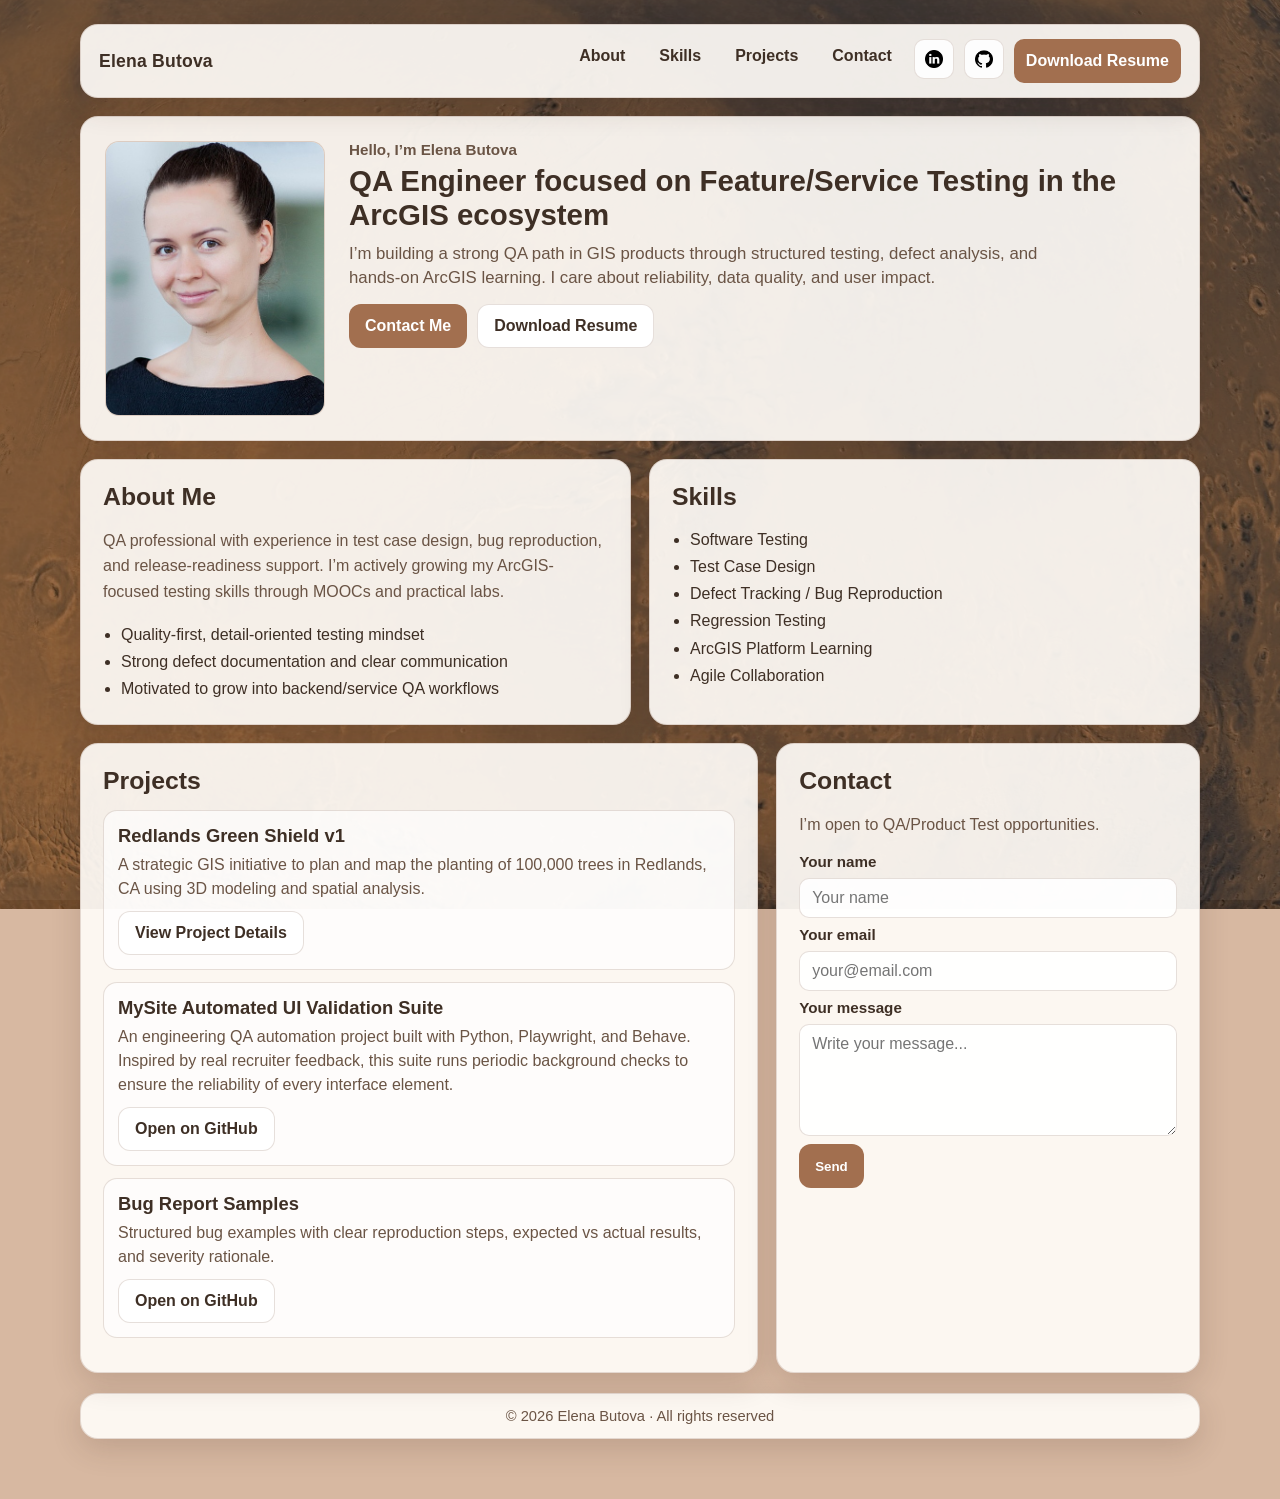
<file: index.html>
<!doctype html>
<html lang="en">
<head>
  <meta charset="UTF-8" />
  <meta name="viewport" content="width=device-width, initial-scale=1.0" />

  <title>Elena Butova | QA Engineer | ArcGIS & GIS Testing</title>

  <meta name="description" content="Elena Butova — QA Engineer portfolio focused on ArcGIS, GIS quality assurance, feature service testing, and API-oriented test design." />
  <meta name="keywords" content="Elena Butova, QA Engineer, Software Testing, ArcGIS, ArcGIS Online, GIS QA, Feature Service Testing, API Testing, Test Case Design, Bug Reporting, Regression Testing, Quality Assurance Portfolio, Esri QA, Product Test Engineer, ArcGIS Testing" />
  <meta name="author" content="Elena Butova" />
  <meta name="robots" content="index, follow" />

  <meta property="og:title" content="Elena Butova | QA Engineer | ArcGIS & GIS Testing" />
  <meta property="og:description" content="Portfolio of QA projects: ArcGIS testing, feature service validation, bug reporting, and release-readiness workflows." />
  <meta property="og:type" content="website" />
  <meta property="og:url" content="https://your-domain.com/" />
  <meta property="og:image" content="https://your-domain.com/assets/preview.jpg" />

  <link rel="icon" href="assets/favicon.ico" />
  <link rel="icon" type="image/png" sizes="32x32" href="assets/favicon-32x32.png" />
  <link rel="icon" type="image/png" sizes="16x16" href="assets/favicon-16x16.png" />
  <link rel="apple-touch-icon" href="assets/apple-touch-icon.png" />

  <link rel="stylesheet" href="styles.css" />
</head>
<body>
  <div class="container">
    <header class="topbar card">
      <div class="topbar-inner">
        <div class="brand">Elena Butova</div>

        <nav class="nav">
          <a href="#about">About</a>
          <a href="#skills">Skills</a>
          <a href="#projects">Projects</a>
          <a href="#contact">Contact</a>

          <a class="icon-link"
             href="https://www.linkedin.com/in/ebutova/"
             target="_blank"
             rel="noopener"
             aria-label="LinkedIn"
             title="LinkedIn">
            <img src="assets/linkedin-icon.png" alt="LinkedIn" />
          </a>

          <a class="icon-link"
             href="https://github.com/butova85"
             target="_blank"
             rel="noopener"
             aria-label="GitHub"
             title="GitHub">
            <img src="assets/github-icon.png" alt="GitHub" />
          </a>

          <a class="btn" href="assets/resume.pdf" target="_blank" rel="noopener">Download Resume</a>
        </nav>
      </div>
    </header>

    <section class="hero card" id="about">
      <div class="portrait-wrap">
        <img src="assets/elena-portrait.jpg" alt="Portrait of Elena Butova" />
      </div>
      <div>
        <p class="eyebrow">Hello, I’m Elena Butova</p>
        <h1>QA Engineer focused on Feature/Service Testing in the ArcGIS ecosystem</h1>
        <p class="subtitle">
          I’m building a strong QA path in GIS products through structured testing,
          defect analysis, and hands-on ArcGIS learning. I care about reliability,
          data quality, and user impact.
        </p>
        <div class="hero-actions">
          <a class="btn" href="#contact">Contact Me</a>
          <a class="btn secondary" href="assets/resume.pdf" target="_blank" rel="noopener">Download Resume</a>
        </div>
      </div>
    </section>

    <section class="grid-2">
      <div class="section card">
        <h2>About Me</h2>
        <p class="muted">
          QA professional with experience in test case design, bug reproduction, and release-readiness support.
          I’m actively growing my ArcGIS-focused testing skills through MOOCs and practical labs.
        </p>
        <ul class="clean">
          <li>Quality-first, detail-oriented testing mindset</li>
          <li>Strong defect documentation and clear communication</li>
          <li>Motivated to grow into backend/service QA workflows</li>
        </ul>
      </div>

      <div class="section card" id="skills">
        <h2>Skills</h2>
        <ul class="clean">
          <li>Software Testing</li>
          <li>Test Case Design</li>
          <li>Defect Tracking / Bug Reproduction</li>
          <li>Regression Testing</li>
          <li>ArcGIS Platform Learning</li>
          <li>Agile Collaboration</li>
        </ul>
      </div>
    </section>

    <section class="projects-wrap" id="projects">
      <div class="section card">
        <h2>Projects</h2>

        <article class="project-card">
          <h3 class="project-title">Redlands Green Shield v1</h3>
          <p class="project-text">
            A strategic GIS initiative to plan and map the planting of 100,000 trees in Redlands, CA 
            using 3D modeling and spatial analysis.
          </p>
          <a class="btn secondary" href="redlands-green-shield.html" class="btn">View Project Details</a>
        </article>

       <article class="project-card">
          <h3 class="project-title">MySite Automated UI Validation Suite</h3>
          <p class="project-text">
            An engineering QA automation project built with Python, Playwright, and Behave. 
            Inspired by real recruiter feedback, this suite runs periodic background checks 
            to ensure the reliability of every interface element.
          </p>
          <a id="ui-validation-link" class="btn secondary" href="https://github.com/butova85/MySite-Automated-UI-Validation" target="_blank" rel="noopener noreferrer">Open on GitHub</a>
      </article>

        <article class="project-card">
          <h3 class="project-title">Bug Report Samples</h3>
          <p class="project-text">
            Structured bug examples with clear reproduction steps, expected vs actual results,
            and severity rationale.
          </p>
          <a class="btn secondary" href="https://github.com/butova85/Product-Quality-Field-Testing-Lab" target="_blank" rel="noopener">Open on GitHub</a>
        </article>
      </div>

      <aside class="section card" id="contact">
        <h2>Contact</h2>
        <p class="muted">I’m open to QA/Product Test opportunities.</p>

        <form id="contact-form" class="contact-form" action="https://formspree.io/f/xaqdqqlp" method="POST">
          <label for="name">Your name</label>
          <input id="name" name="name" type="text" placeholder="Your name" required />

          <label for="email">Your email</label>
          <input id="email" name="email" type="email" placeholder="your@email.com" required />

          <label for="message">Your message</label>
          <textarea id="message" name="message" rows="5" placeholder="Write your message..." required></textarea>

          <input type="hidden" name="_subject" value="New message from Elena Butova website" />
          <input type="text" name="_gotcha" style="display:none" tabindex="-1" autocomplete="off" />

          <button type="submit" class="btn">Send</button>
          <p id="form-status" class="form-note" role="status" aria-live="polite"></p>
        </form>
      </aside>
    </section>

    <footer class="card">© <span id="year"></span> Elena Butova · All rights reserved</footer>
  </div>

  <script>
    document.getElementById("year").textContent = new Date().getFullYear();
  </script>

  <script>
    (function () {
      const form = document.getElementById("contact-form");
      const status = document.getElementById("form-status");
      if (!form) return;

      form.addEventListener("submit", async (e) => {
        e.preventDefault();

        const btn = form.querySelector('button[type="submit"]');
        const original = btn ? btn.textContent : "Send";
        if (btn) {
          btn.disabled = true;
          btn.textContent = "Sending...";
        }
        if (status) {
          status.textContent = "";
          status.style.color = "";
        }

        try {
          const response = await fetch(form.action, {
            method: "POST",
            body: new FormData(form),
            headers: { "Accept": "application/json" }
          });

          if (response.ok) {
            form.reset();
            if (status) {
              status.textContent = "✅ Message sent successfully.";
              status.style.color = "#2f6f3e";
            } else {
              alert("Message sent successfully.");
            }
          } else {
            let msg = "Sorry, something went wrong. Please try again.";
            try {
              const data = await response.json();
              if (data && data.errors && data.errors[0] && data.errors[0].message) {
                msg = data.errors[0].message;
              }
            } catch (_) {}
            if (status) {
              status.textContent = "❌ " + msg;
              status.style.color = "#8a2f2f";
            } else {
              alert(msg);
            }
          }
        } catch (err) {
          if (status) {
            status.textContent = "❌ Network error. Please try again.";
            status.style.color = "#8a2f2f";
          } else {
            alert("Network error. Please try again.");
          }
        } finally {
          if (btn) {
            btn.disabled = false;
            btn.textContent = original;
          }
        }
      });
    })();
  </script>
</body>
</html>
</file>
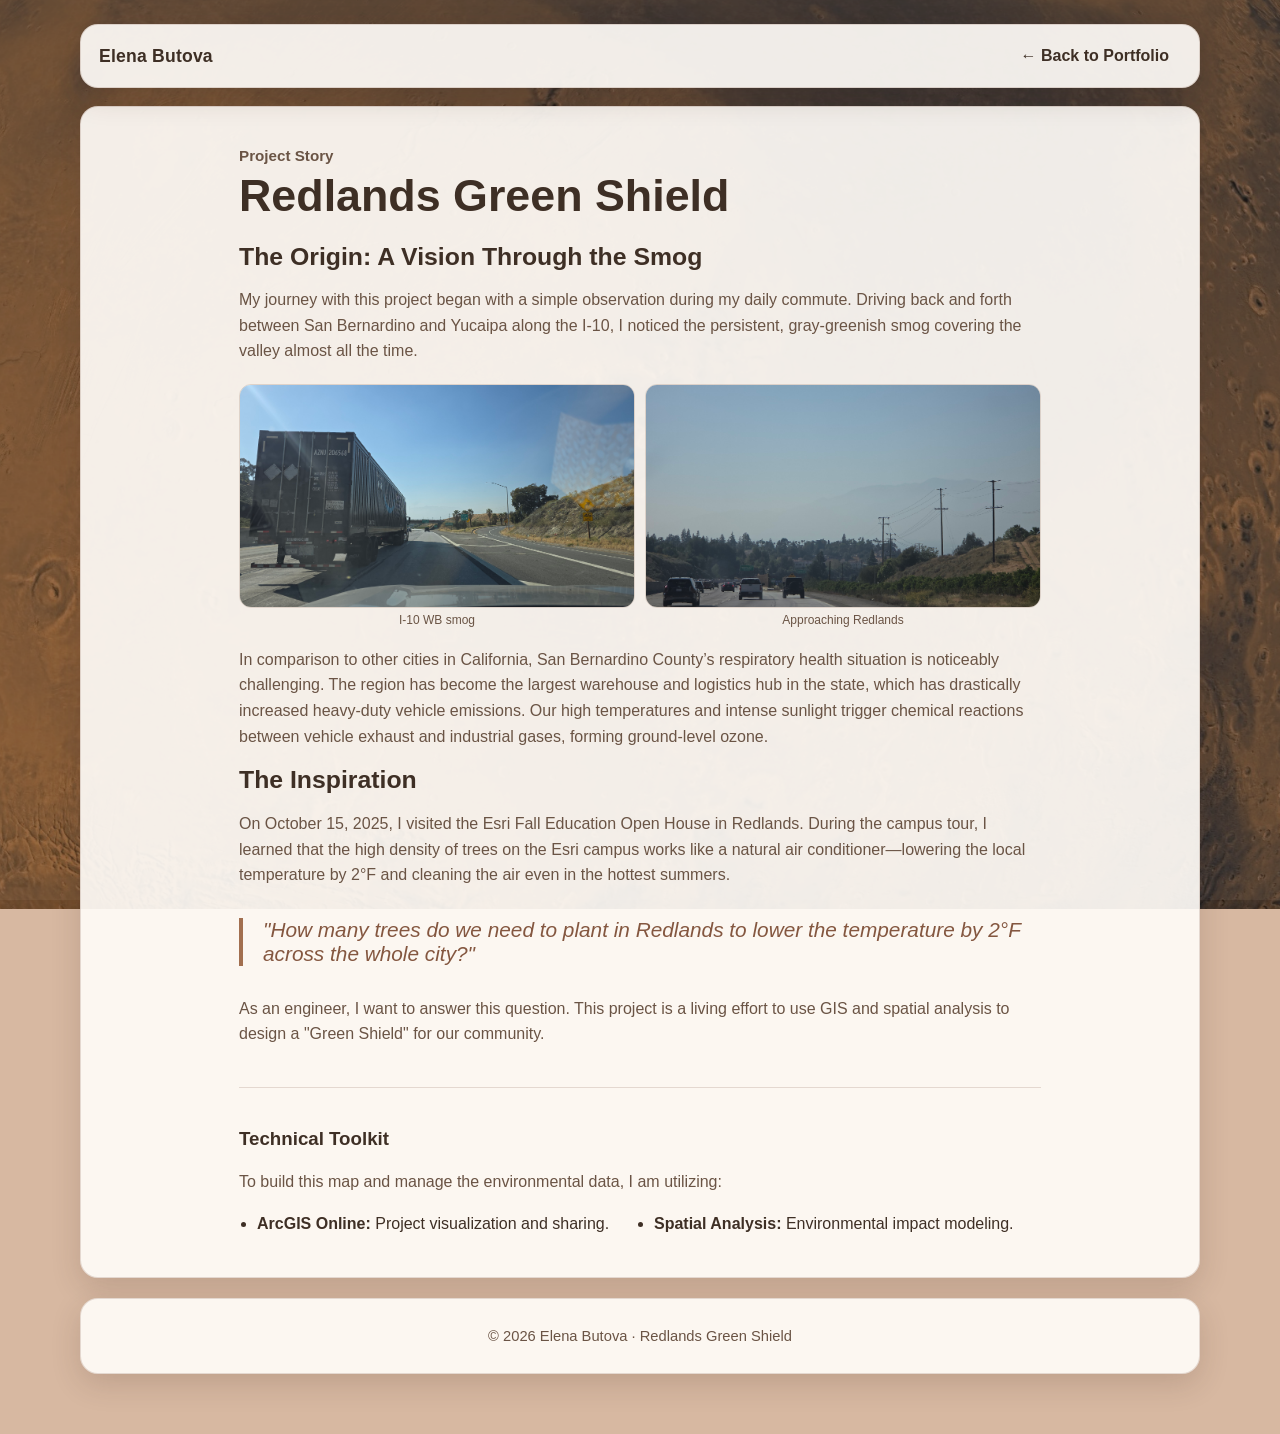
<file: redlands-green-shield.html>
<!DOCTYPE html>
<html lang="en">
<head>
  <meta charset="UTF-8">
  <meta name="viewport" content="width=device-width, initial-scale=1.0" />
  <title>Redlands Green Shield | Project Story</title>
  
  <link rel="icon" href="assets/favicon.ico" />
  <link rel="icon" type="image/png" sizes="32x32" href="assets/favicon-32x32.png" />
  <link rel="icon" type="image/png" sizes="16x16" href="assets/favicon-16x16.png" />
  <link rel="apple-touch-icon" href="assets/apple-touch-icon.png" />

  <link rel="stylesheet" href="styles.css" />
  <style>
  .story-content {
    max-width: 850px;
    margin: 0 auto;
    padding: 40px 24px;
  }
  /* Layout for side-by-side images */
  .commute-row {
    display: flex;
    gap: 10px;
    margin: 20px 0;
  }
  .commute-row figure {
    margin: 0;
    flex: 1;
  }
  .article-image {
    width: 100%;
    height: auto;
    border-radius: 12px;
    border: 1px solid var(--card-border);
    display: block;
  }
  figcaption {
    font-size: 0.75rem;
    color: var(--text-soft);
    margin-top: 5px;
    text-align: center;
  }
  blockquote {
    font-size: 1.3rem;
    font-style: italic;
    color: var(--accent-dark);
    border-left: 4px solid var(--accent);
    padding-left: 20px;
    margin: 30px 0;
  }
</style>
</head>
<body>
  <div class="container">
    <header class="topbar card">
      <div class="topbar-inner">
        <div class="brand">Elena Butova</div>
        <nav class="nav">
          <a href="index.html">← Back to Portfolio</a>
        </nav>
      </div>
    </header>

    <main class="card">
      <div class="story-content">
        <p class="eyebrow">Project Story</p>
        <h1 style="font-size: 2.8rem; margin-bottom: 20px;">Redlands Green Shield</h1>
        
        <section>
          <h2>The Origin: A Vision Through the Smog</h2>
          <p class="muted">
            My journey with this project began with a simple observation during my daily commute. 
            Driving back and forth between San Bernardino and Yucaipa along the I-10, I noticed 
            the persistent, gray-greenish smog covering the valley almost all the time.
          </p>

          <div class="commute-row">
        <figure>
          <img src="assets/pic1.jpg" alt="I-10 WB smog" class="article-image">
          <figcaption>I-10 WB smog</figcaption>
        </figure>
        <figure>
          <img src="assets/pic2.jpg" alt="Approaching Redlands" class="article-image">
          <figcaption>Approaching Redlands</figcaption>
        </figure>
      </div>
          
          <p class="muted">
            In comparison to other cities in California, San Bernardino County’s respiratory 
            health situation is noticeably challenging. The region has become the largest 
            warehouse and logistics hub in the state, which has drastically increased 
            heavy-duty vehicle emissions. Our high temperatures and intense sunlight trigger 
            chemical reactions between vehicle exhaust and industrial gases, forming ground-level ozone.
          </p>
        </section>

        <section>
          <h2>The Inspiration</h2>
          <p class="muted">
            On October 15, 2025, I visited the Esri Fall Education Open House in Redlands. 
            During the campus tour, I learned that the high density of trees on the Esri campus 
            works like a natural air conditioner—lowering the local temperature by 2°F and 
            cleaning the air even in the hottest summers.
          </p>
          
          <blockquote>
            "How many trees do we need to plant in Redlands to lower the temperature by 2°F across the whole city?"
          </blockquote>

          <p class="muted">
            As an engineer, I want to answer this question. This project is a living effort to 
            use GIS and spatial analysis to design a "Green Shield" for our community.
          </p>
        </section>

        <hr style="border: 0; border-top: 1px solid var(--card-border); margin: 40px 0;">

        <section id="tools">
          <h3>Technical Toolkit</h3>
          <p class="muted">To build this map and manage the environmental data, I am utilizing:</p>
          <ul class="clean" style="display: grid; grid-template-columns: 1fr 1fr; gap: 10px;">
            <li><strong>ArcGIS Online:</strong> Project visualization and sharing.</li>
            <li><strong>Spatial Analysis:</strong> Environmental impact modeling.</li>
          </ul>
        </section>
      </div>
    </main>

    <footer class="card" style="margin-top: 20px;">
      <p>© <span id="year"></span> Elena Butova · Redlands Green Shield</p>
    </footer>
  </div>

  <script>
    document.getElementById("year").textContent = new Date().getFullYear();
  </script>
</body>
</html>
</file>
<file: styles.css>
/* Overlay presets:
   Soft (current): --bg-overlay: rgba(246, 236, 226, 0.12)
   Medium:         --bg-overlay: rgba(246, 236, 226, 0.22)
   Strong:         --bg-overlay: rgba(246, 236, 226, 0.40)
*/
:root{
  --bg-overlay: rgba(246, 236, 226, 0.12);
  --card: rgba(255, 252, 248, 0.92);
  --card-border: rgba(140, 110, 90, 0.22);
  --text: #3e2f25;
  --text-soft: #6a5445;
  --accent: #a26f4f;
  --accent-dark: #845740;
  --shadow: 0 10px 30px rgba(60, 40, 30, 0.16);
  --radius: 18px;
  --maxw: 1120px;
}
* { box-sizing: border-box; }
html, body {
  margin: 0;
  min-height: 100%;
}
body {
  position: relative;
  font-family: Inter, "Segoe UI", Roboto, Arial, sans-serif;
  color: var(--text);
  scroll-behavior: smooth;
  background-color: #d7b8a1; /* fallback only */
}

/* Mars image layer (filter affects image itself) */
body::before {
  content: "";
  position: fixed;
  inset: 0;
  z-index: -2;
  background: url("assets/mars-topo.jpg") center top / cover no-repeat;
  /* Presets:
     Balanced: brightness(0.62) saturate(0.88) contrast(0.92);
     Darker:   brightness(0.52) saturate(0.84) contrast(0.90);
     Softer:   brightness(0.68) saturate(0.90) contrast(0.94);
  */
  filter: brightness(0.62) saturate(0.88) contrast(0.92);
  transform: scale(1.02);
}

/* Very light wash (optional) */
body::after {
  content: "";
  position: fixed;
  inset: 0;
  z-index: -1;
  background: rgba(237, 214, 196, 0.06);
}


.container{
  width: min(var(--maxw), 92%);
  margin: 24px auto 60px;
}
.card{
  background: var(--card);
  border: 1px solid var(--card-border);
  border-radius: var(--radius);
  box-shadow: var(--shadow);
}
.topbar{
  position: sticky;
  top: 12px;
  z-index: 100;
  margin-bottom: 18px;
  backdrop-filter: none;
}
.topbar-inner{
  display: flex;
  align-items: center;
  justify-content: space-between;
  padding: 14px 18px;
  gap: 14px;
}
.brand{
  font-weight: 800;
  letter-spacing: 0.2px;
  font-size: 1.1rem;
  white-space: nowrap;
}
.nav{
  display: flex;
  flex-wrap: wrap;
  gap: 10px;
  justify-content: flex-end;
}
.nav a{
  text-decoration: none;
  color: var(--text);
  font-weight: 600;
  padding: 8px 12px;
  border-radius: 10px;
}
.nav a:hover{ background: rgba(162,111,79,0.10); }
.btn{
  display: inline-flex;
  align-items: center;
  min-height: 44px;
  text-decoration: none;
  border: none;
  cursor: pointer;
  background: var(--accent);
  color: #fff !important;
  font-weight: 700;
  padding: 11px 16px;
  border-radius: 12px;
  transition: .2s ease;
}
.btn:hover{ background: var(--accent-dark); transform: translateY(-1px); }
.btn.secondary{
  background: #fff;
  color: var(--text) !important;
  border: 1px solid var(--card-border);
}
.hero{
  display: grid;
  grid-template-columns: 220px 1fr;
  gap: 24px;
  padding: 24px;
  margin-bottom: 18px;
}
.portrait-wrap{
  width: 100%;
  aspect-ratio: 4/5;
  border-radius: 14px;
  overflow: hidden;
  border: 1px solid var(--card-border);
  background: #f2e6dd;
}
.portrait-wrap img{
  width: 100%;
  height: 100%;
  object-fit: cover;
  display: block;
}
.eyebrow{
  font-size: .95rem;
  color: var(--text-soft);
  margin: 0 0 6px;
  font-weight: 600;
}
h1{
  margin: 0;
  font-size: clamp(1.6rem, 2.3vw, 2.3rem);
  line-height: 1.15;
}
.subtitle{
  margin: 10px 0 14px;
  color: var(--text-soft);
  font-size: 1.05rem;
  line-height: 1.45;
  max-width: 700px;
}
.hero-actions{
  display: flex;
  flex-wrap: wrap;
  gap: 10px;
}
.grid-2{
  display: grid;
  grid-template-columns: 1fr 1fr;
  gap: 18px;
  margin-bottom: 18px;
}
.section{ padding: 22px; }
h2{
  margin: 0 0 14px;
  font-size: 1.55rem;
  line-height: 1.2;
}
.muted{ color: var(--text-soft); line-height: 1.6; }
ul.clean{
  margin: 12px 0 0;
  padding-left: 18px;
  line-height: 1.7;
}
.projects-wrap{
  display: grid;
  grid-template-columns: 1.6fr 1fr;
  gap: 18px;
}
.project-card{
  border: 1px solid var(--card-border);
  border-radius: 14px;
  padding: 14px;
  margin-bottom: 12px;
  background: rgba(255,255,255,0.65);
}
.project-title{
  margin: 0 0 6px;
  font-size: 1.15rem;
  font-weight: 800;
}
.project-text{
  margin: 0 0 10px;
  color: var(--text-soft);
  line-height: 1.5;
}
.contact-item{
  margin: 8px 0;
  line-height: 1.6;
}
.contact-item a{
  color: var(--accent-dark);
  text-decoration: none;
  font-weight: 600;
  word-break: break-all;
}
.contact-item a:hover{ text-decoration: underline; }
footer{
  margin-top: 20px;
  text-align: center;
  color: var(--text-soft);
  font-size: .92rem;
  padding: 14px;
}
@media (max-width: 900px){
  body { font-size: 16px; }
  .hero{ grid-template-columns: 1fr; padding: 16px; }
  .portrait-wrap{ max-width: 180px; }
  .grid-2, .projects-wrap{ grid-template-columns: 1fr; }
  .section { padding: 16px; }
  .topbar-inner{ align-items: flex-start; flex-direction: column; }
  .nav{ justify-content: flex-start; }
}


.contact-form{
  margin-top: 12px;
  display: grid;
  gap: 8px;
}
.contact-form label{
  font-weight: 700;
  color: var(--text);
  font-size: 0.95rem;
}
.contact-form input,
.contact-form textarea{
  width: 100%;
  border: 1px solid var(--card-border);
  border-radius: 10px;
  padding: 10px 12px;
  font: inherit;
  color: var(--text);
  background: rgba(255,255,255,0.9);
}
.contact-form input:focus,
.contact-form textarea:focus{
  outline: 2px solid rgba(162,111,79,0.3);
  border-color: var(--accent);
}
.form-note{
  margin: 6px 0 0;
  color: var(--text-soft);
  font-size: 0.88rem;
  line-height: 1.4;
}


/* Top menu social icons */
.icon-link{
  width: 40px;
  height: 40px;
  min-height: 40px !important;
  display: inline-flex;
  align-items: center;
  justify-content: center;
  border-radius: 10px;
  border: 1px solid var(--card-border);
  background: rgba(255,255,255,0.9);
  text-decoration: none;
  color: var(--text);
  padding: 0 !important;
}
.icon-link:hover{
  background: rgba(162,111,79,0.12);
}
.icon-link svg{
  width: 20px;
  height: 20px;
  fill: currentColor;
}



.icon-link img{
  width: 18px;
  height: 18px;
  display: block;
  object-fit: contain;
  filter: none;
}

.contact-form .btn{ width: fit-content; }
</file>
